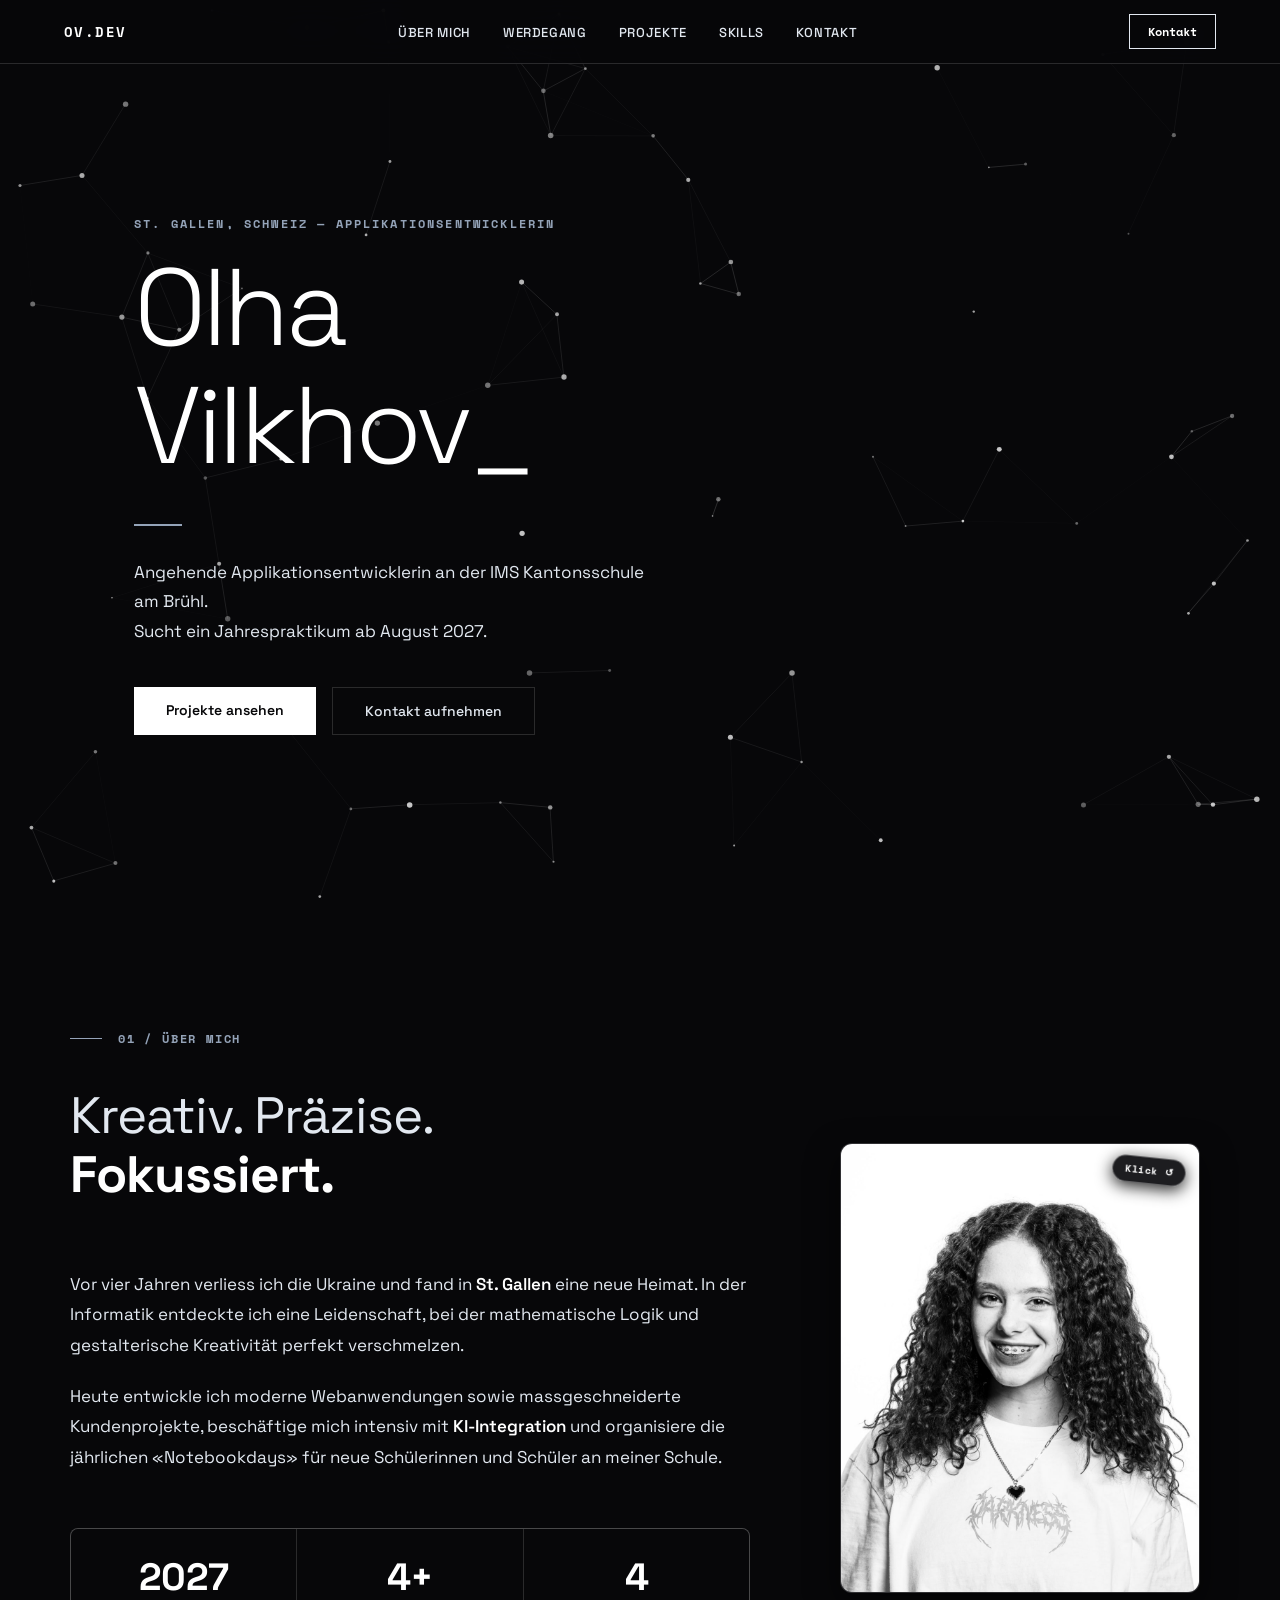
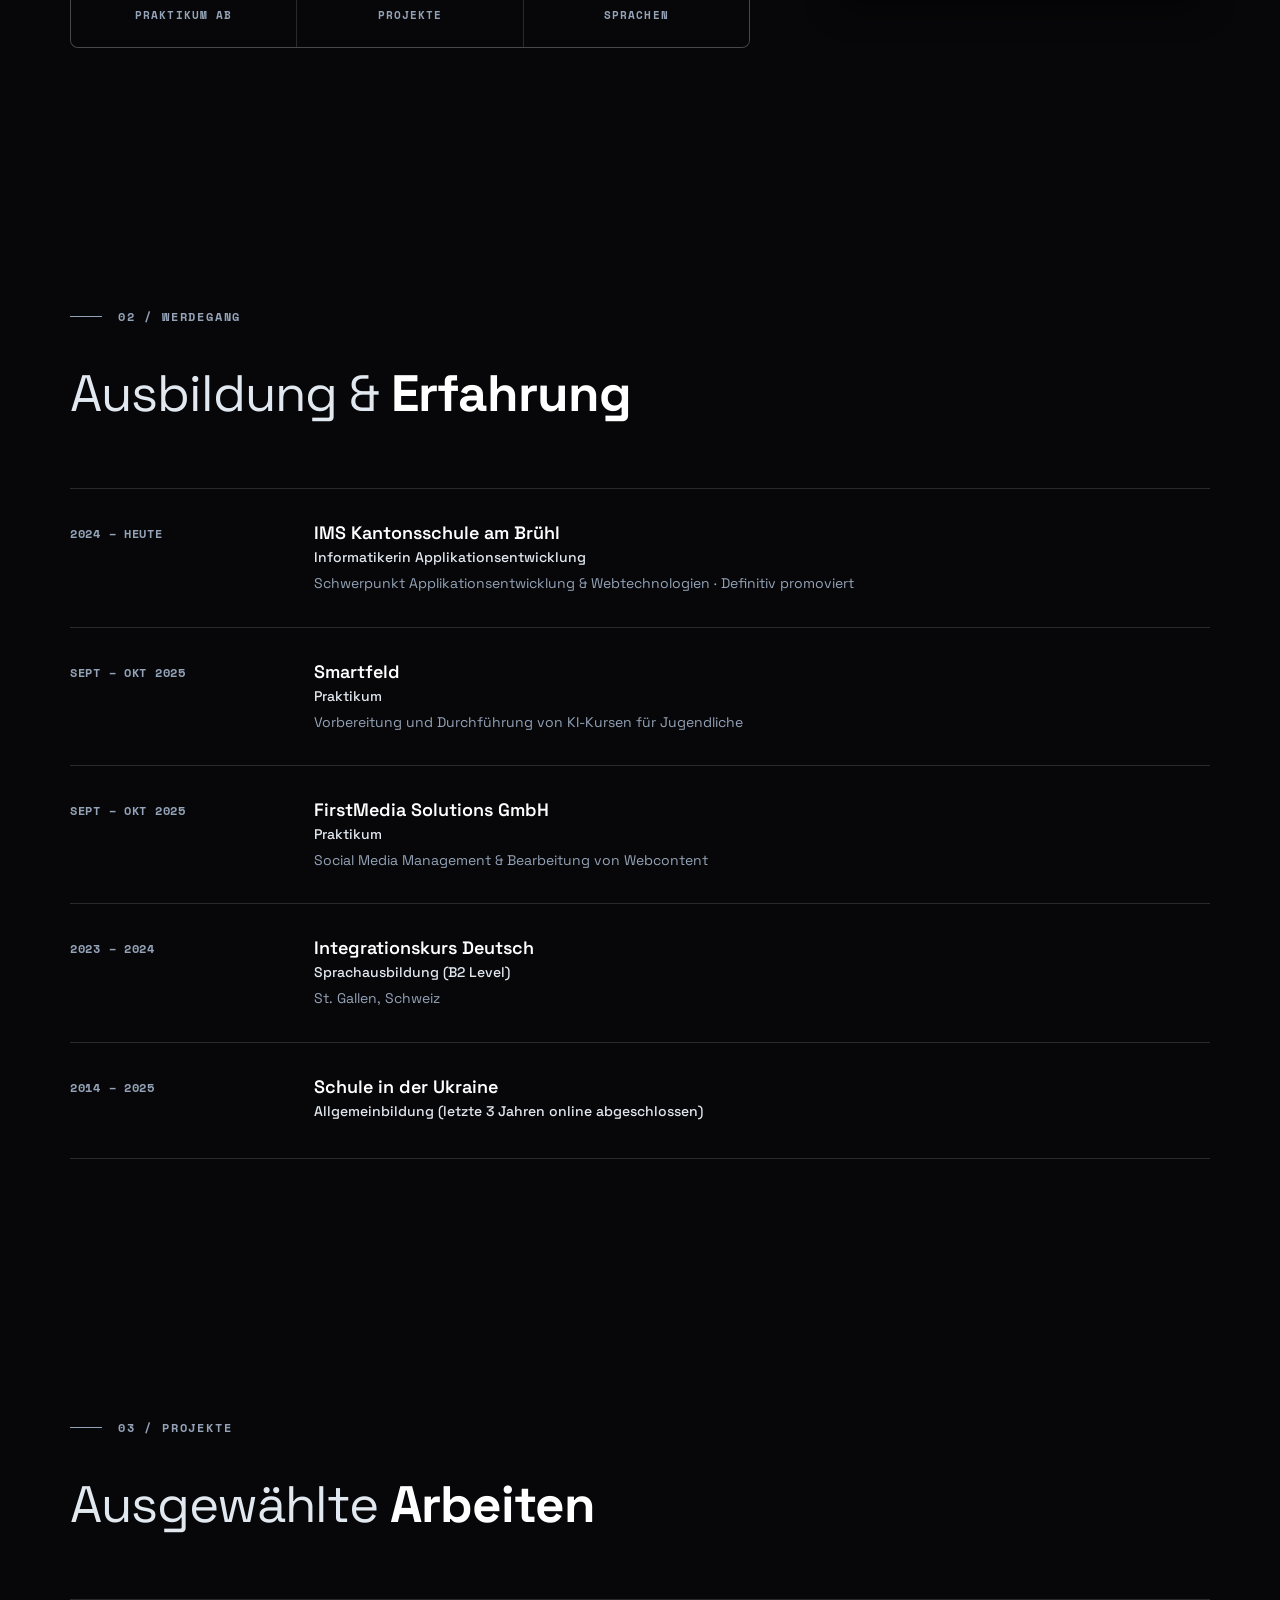
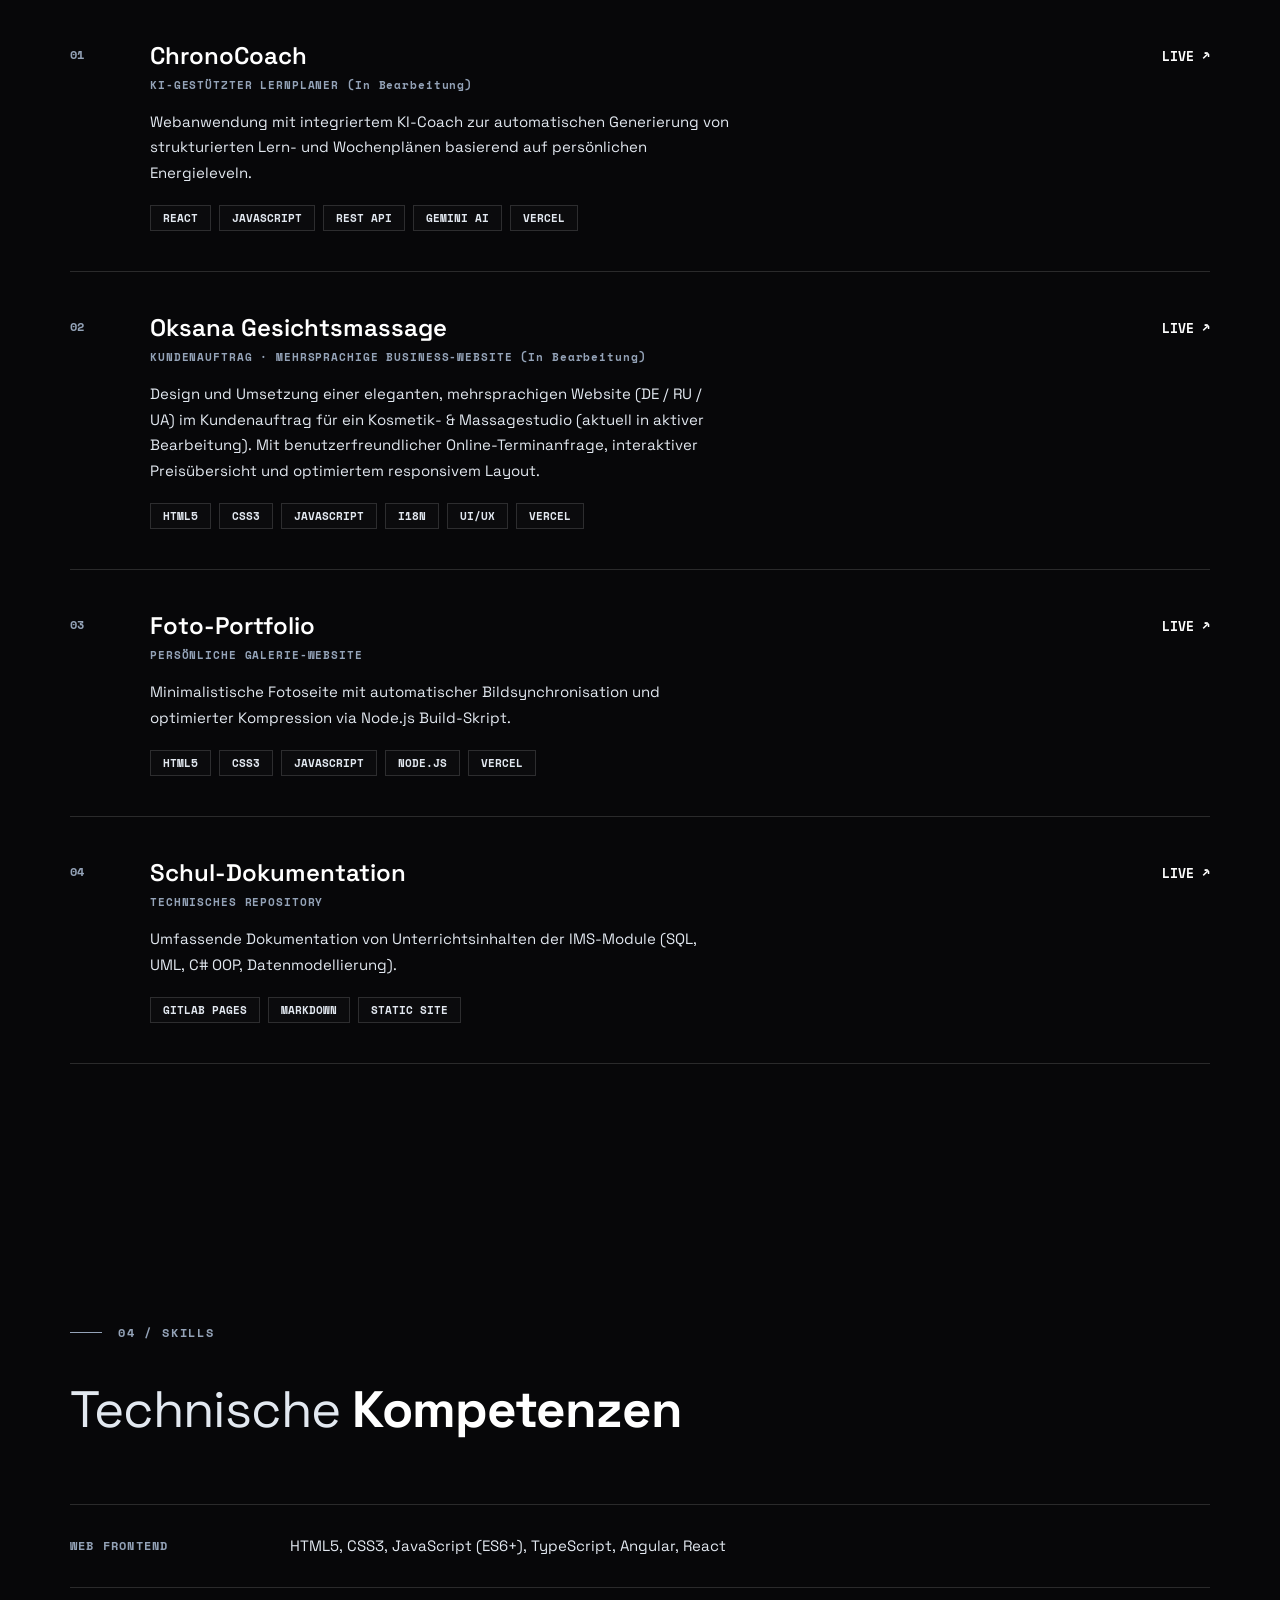
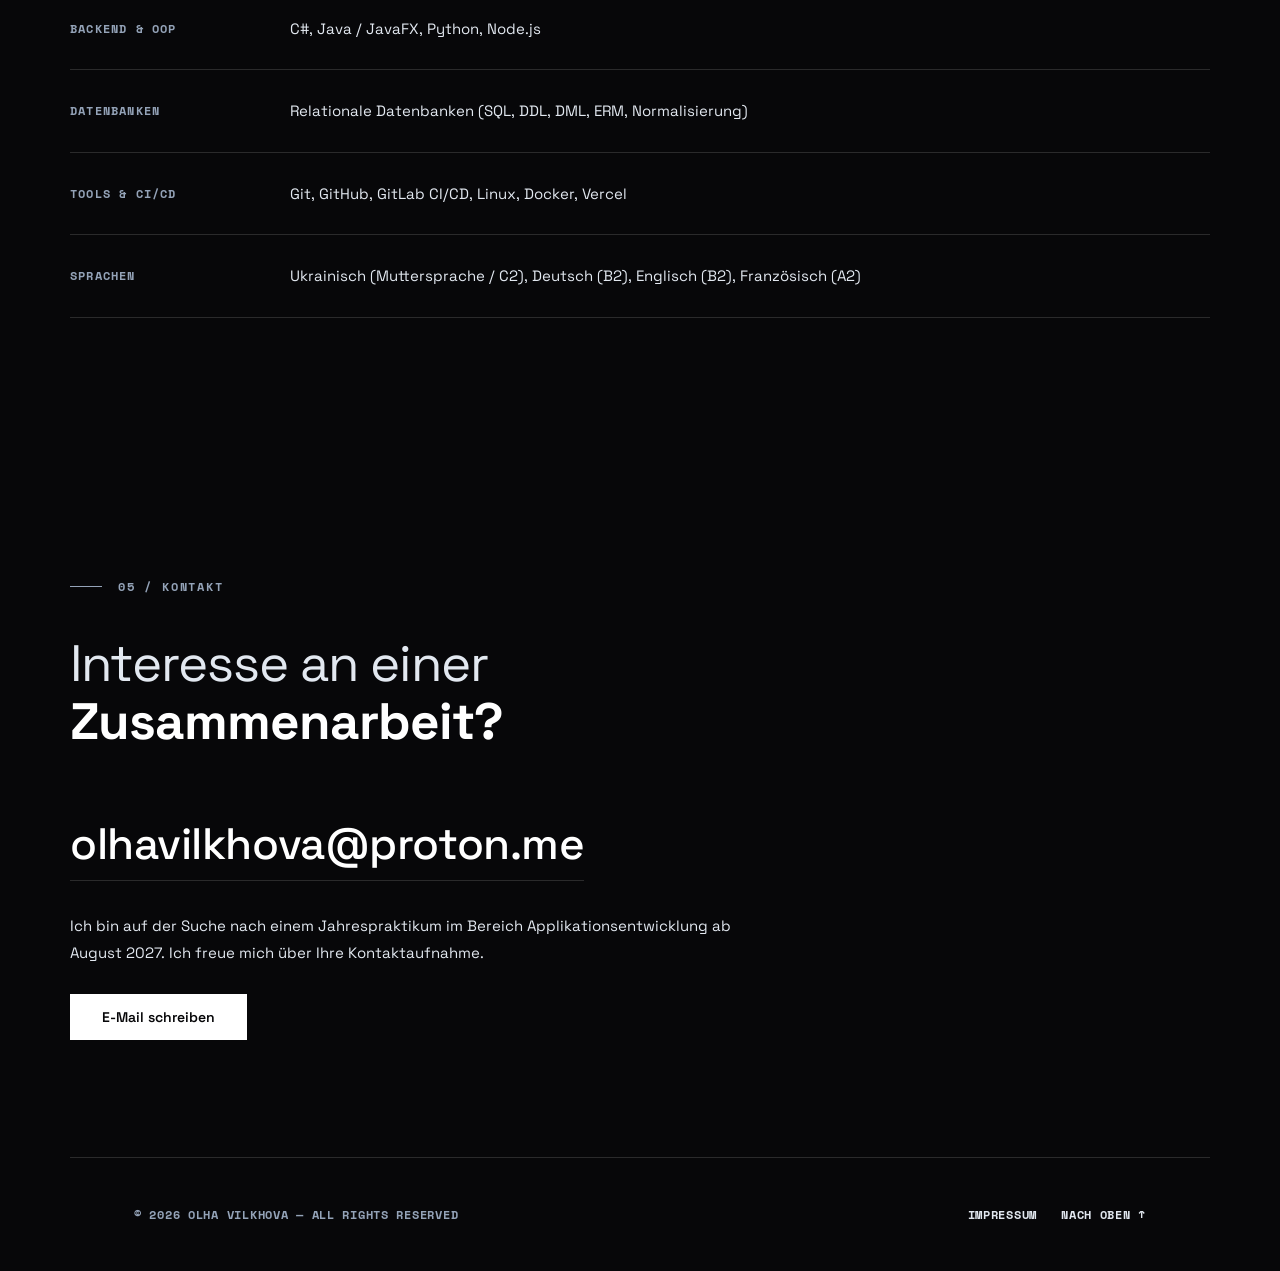
<file: index.html>
<!DOCTYPE html>
<html lang="de">

<head>
  <meta charset="UTF-8">
  <meta name="viewport" content="width=device-width, initial-scale=1.0">
  <link rel="icon" type="image/svg+xml" href="assets/favicon.svg">
  <link rel="shortcut icon" href="assets/favicon.svg">
  <link rel="preconnect" href="https://fonts.googleapis.com">
  <link rel="preconnect" href="https://fonts.gstatic.com" crossorigin>
  <link
    href="https://fonts.googleapis.com/css2?family=Space+Grotesk:wght@300;400;500;600;700&family=Space+Mono:wght@400;700&display=swap"
    rel="stylesheet">
  <link rel="stylesheet" href="style.css">
</head>

<body>
  <canvas id="bg-canvas"></canvas>

  <!-- NAVIGATION -->
  <nav>
    <a href="#" class="nav-logo">OV.DEV</a>
    <ul class="nav-links">
      <li><a href="#ueber">Über mich</a></li>
      <li><a href="#werdegang">Werdegang</a></li>
      <li><a href="#projekte">Projekte</a></li>
      <li><a href="#kenntnisse">Skills</a></li>
      <li><a href="#kontakt">Kontakt</a></li>
    </ul>
    <a href="mailto:olhavilkhova@proton.me" class="nav-cta">Kontakt</a>
    <button class="hamburger" id="hamburger" aria-label="Menü">
      <span></span><span></span><span></span>
    </button>
  </nav>

  <!-- MOBILE OVERLAY MENU -->
  <div class="mobile-menu" id="mobile-menu">
    <a href="#ueber">Über mich</a>
    <a href="#werdegang">Werdegang</a>
    <a href="#projekte">Projekte</a>
    <a href="#kenntnisse">Skills</a>
    <a href="#kontakt">Kontakt</a>
  </div>

  <!-- HERO -->
  <header class="hero">
    <div class="hero-eyebrow reveal">St. Gallen, Schweiz — Applikationsentwicklerin</div>
    <h1 class="hero-name reveal">
      <span class="scramble-olha">Olha</span><br>
      <strong class="scramble-vilkhova">Vilkhova</strong>
    </h1>
    <div class="hero-divider reveal"></div>
    <p class="hero-role reveal">
      Angehende Applikationsentwicklerin an der IMS Kantonsschule am Brühl.<br>
      Sucht ein Jahrespraktikum ab August 2027.
    </p>
    <div class="hero-btns reveal">
      <a href="#projekte" class="btn-fill">Projekte ansehen</a>
      <a href="#kontakt" class="btn-ghost">Kontakt aufnehmen</a>
    </div>
  </header>

  <!-- ABOUT -->
  <section id="ueber">
    <div class="container section-pad">
      <div class="label reveal">01 / Über mich</div>
      <div class="about-grid">
        <div class="reveal">
          <h2 class="section-heading">Kreativ. Präzise.<br><em>Fokussiert.</em></h2>
          <div class="about-text">
            <p>Vor vier Jahren verliess ich die Ukraine und fand in <strong>St. Gallen</strong> eine neue Heimat. In der
              Informatik entdeckte ich eine Leidenschaft, bei der mathematische Logik und gestalterische Kreativität
              perfekt verschmelzen.</p>
            <p>Heute entwickle ich moderne Webanwendungen sowie massgeschneiderte Kundenprojekte, beschäftige mich intensiv mit <strong>KI-Integration</strong>
              und organisiere die jährlichen «Notebookdays» für neue Schülerinnen und Schüler an meiner Schule.</p>
          </div>
          <div class="stats reveal">
            <div class="stat">
              <div class="stat-num">2027</div>
              <div class="stat-lbl">Praktikum ab</div>
            </div>
            <div class="stat">
              <div class="stat-num">4+</div>
              <div class="stat-lbl">Projekte</div>
            </div>
            <div class="stat">
              <div class="stat-num">4</div>
              <div class="stat-lbl">Sprachen</div>
            </div>
          </div>
        </div>
        <div class="about-img-wrap reveal">
          <div class="flip-card" id="flipCard">
            <div class="flip-card-inner" id="flipInner">
              <div class="flip-card-face flip-card-front">
                <img id="imgFront" src="assets/photo_2026-08-20_11-53-44.jpg" alt="Olha Vilkhova">
              </div>
              <div class="flip-card-face flip-card-back">
                <img id="imgBack" src="assets/olha-2.jpg" alt="Olha Vilkhova">
              </div>
            </div>
          </div>
          <div class="flip-hint">
            <span>Klick ↺</span>
          </div>
        </div>
      </div>
    </div>
  </section>

  <!-- TIMELINE -->
  <section id="werdegang">
    <div class="container section-pad">
      <div class="label reveal">02 / Werdegang</div>
      <h2 class="section-heading reveal">Ausbildung & <em>Erfahrung</em></h2>
      <div class="tl">
        <div class="tl-row reveal">
          <div class="tl-date">2024 – HEUTE</div>
          <div>
            <div class="tl-name">IMS Kantonsschule am Brühl</div>
            <div class="tl-role">Informatikerin Applikationsentwicklung</div>
            <div class="tl-desc">Schwerpunkt Applikationsentwicklung & Webtechnologien · Definitiv promoviert</div>
          </div>
        </div>
        <div class="tl-row reveal">
          <div class="tl-date">SEPT – OKT 2025</div>
          <div>
            <div class="tl-name">Smartfeld</div>
            <div class="tl-role">Praktikum</div>
            <div class="tl-desc">Vorbereitung und Durchführung von KI-Kursen für Jugendliche</div>
          </div>
        </div>
        <div class="tl-row reveal">
          <div class="tl-date">SEPT – OKT 2025</div>
          <div>
            <div class="tl-name">FirstMedia Solutions GmbH</div>
            <div class="tl-role">Praktikum</div>
            <div class="tl-desc">Social Media Management & Bearbeitung von Webcontent</div>
          </div>
        </div>
        <div class="tl-row reveal">
          <div class="tl-date">2023 – 2024</div>
          <div>
            <div class="tl-name">Integrationskurs Deutsch</div>
            <div class="tl-role">Sprachausbildung (B2 Level)</div>
            <div class="tl-desc">St. Gallen, Schweiz</div>
          </div>
        </div>
        <div class="tl-row reveal">
          <div class="tl-date">2014 – 2025</div>
          <div>
            <div class="tl-name">Schule in der Ukraine</div>
            <div class="tl-role">Allgemeinbildung (letzte 3 Jahren online abgeschlossen)</div>
          </div>
        </div>
      </div>
    </div>
  </section>

  <!-- PROJECTS -->
  <section id="projekte">
    <div class="container section-pad">
      <div class="label reveal">03 / Projekte</div>
      <h2 class="section-heading reveal">Ausgewählte <em>Arbeiten</em></h2>
      <div class="proj-list">
        <div class="proj-row reveal">
          <div class="proj-num">01</div>
          <div>
            <div class="proj-name">ChronoCoach</div>
            <div class="proj-sub">KI-GESTÜTZTER LERNPLANER (In Bearbeitung)</div>
            <div class="proj-desc">Webanwendung mit integriertem KI-Coach zur automatischen Generierung von
              strukturierten Lern- und Wochenplänen basierend auf persönlichen Energieleveln.</div>
            <div class="proj-tags">
              <span class="tag">REACT</span><span class="tag">JAVASCRIPT</span><span class="tag">REST API</span><span
                class="tag">GEMINI AI</span><span class="tag">VERCEL</span>
            </div>
          </div>
          <a href="https://chronocoach-nine.vercel.app/" target="_blank" rel="noopener" class="proj-link">LIVE ↗</a>
        </div>
        <div class="proj-row reveal">
          <div class="proj-num">02</div>
          <div>
            <div class="proj-name">Oksana Gesichtsmassage</div>
            <div class="proj-sub">KUNDENAUFTRAG · MEHRSPRACHIGE BUSINESS-WEBSITE (In Bearbeitung)</div>
            <div class="proj-desc">Design und Umsetzung einer eleganten, mehrsprachigen Website (DE / RU / UA) im Kundenauftrag für ein Kosmetik- & Massagestudio (aktuell in aktiver Bearbeitung). Mit benutzerfreundlicher Online-Terminanfrage, interaktiver Preisübersicht und optimiertem responsivem Layout.</div>
            <div class="proj-tags">
              <span class="tag">HTML5</span><span class="tag">CSS3</span><span class="tag">JAVASCRIPT</span><span
                class="tag">I18N</span><span class="tag">UI/UX</span><span class="tag">VERCEL</span>
            </div>
          </div>
          <a href="https://oksanamatviichuk.vercel.app/" target="_blank" rel="noopener" class="proj-link">LIVE ↗</a>
        </div>
        <div class="proj-row reveal">
          <div class="proj-num">03</div>
          <div>
            <div class="proj-name">Foto-Portfolio</div>
            <div class="proj-sub">PERSÖNLICHE GALERIE-WEBSITE</div>
            <div class="proj-desc">Minimalistische Fotoseite mit automatischer Bildsynchronisation und optimierter
              Kompression via Node.js Build-Skript.</div>
            <div class="proj-tags">
              <span class="tag">HTML5</span><span class="tag">CSS3</span><span class="tag">JAVASCRIPT</span><span
                class="tag">NODE.JS</span><span class="tag">VERCEL</span>
            </div>
          </div>
          <a href="https://my-photo-portfolio-olkus.vercel.app/" target="_blank" rel="noopener" class="proj-link">LIVE ↗</a>
        </div>
        <div class="proj-row reveal">
          <div class="proj-num">04</div>
          <div>
            <div class="proj-name">Schul-Dokumentation</div>
            <div class="proj-sub">TECHNISCHES REPOSITORY</div>
            <div class="proj-desc">Umfassende Dokumentation von Unterrichtsinhalten der IMS-Module (SQL, UML, C# OOP,
              Datenmodellierung).</div>
            <div class="proj-tags">
              <span class="tag">GITLAB PAGES</span><span class="tag">MARKDOWN</span><span class="tag">STATIC SITE</span>
            </div>
          </div>
          <a href="https://1fi_project.gitlab.io/162/" target="_blank" rel="noopener" class="proj-link">LIVE ↗</a>
        </div>
      </div>
    </div>
  </section>

  <!-- SKILLS -->
  <section id="kenntnisse">
    <div class="container section-pad">
      <div class="label reveal">04 / Skills</div>
      <h2 class="section-heading reveal">Technische <em>Kompetenzen</em></h2>
      <div class="skills-table">
        <div class="skill-row reveal">
          <div class="skill-cat">Web Frontend</div>
          <div class="skill-vals">HTML5, CSS3, JavaScript (ES6+), TypeScript, Angular, React</div>
        </div>
        <div class="skill-row reveal">
          <div class="skill-cat">Backend & OOP</div>
          <div class="skill-vals">C#, Java / JavaFX, Python, Node.js</div>
        </div>
        <div class="skill-row reveal">
          <div class="skill-cat">Datenbanken</div>
          <div class="skill-vals">Relationale Datenbanken (SQL, DDL, DML, ERM, Normalisierung)</div>
        </div>
        <div class="skill-row reveal">
          <div class="skill-cat">Tools & CI/CD</div>
          <div class="skill-vals">Git, GitHub, GitLab CI/CD, Linux, Docker, Vercel</div>
        </div>
        <div class="skill-row reveal">
          <div class="skill-cat">Sprachen</div>
          <div class="skill-vals">Ukrainisch (Muttersprache / C2), Deutsch (B2), Englisch (B2), Französisch (A2)</div>
        </div>
      </div>
    </div>
  </section>

  <!-- CONTACT -->
  <section id="kontakt">
    <div class="container section-pad">
      <div class="label reveal">05 / Kontakt</div>
      <div class="contact-block">
        <h2 class="section-heading reveal">Interesse an einer <em>Zusammenarbeit?</em></h2>
        <a href="mailto:olhavilkhova@proton.me" class="contact-email reveal">olhavilkhova@proton.me</a>
        <p class="contact-note reveal">
          Ich bin auf der Suche nach einem Jahrespraktikum im Bereich Applikationsentwicklung ab August 2027. Ich freue
          mich über Ihre Kontaktaufnahme.
        </p>
        <div class="reveal">
          <a href="mailto:olhavilkhova@proton.me" class="btn-fill">E-Mail schreiben</a>
        </div>
      </div>
    </div>
  </section>

  <footer>
    <span class="footer-text">© 2026 OLHA VILKHOVA — ALL RIGHTS RESERVED</span>
    <div style="display: flex; gap: 24px; align-items: center;">
      <a href="impressum.html" class="footer-link">IMPRESSUM</a>
      <a href="#" class="footer-link">NACH OBEN ↑</a>
    </div>
  </footer>

  <script src="script.js"></script>
</body>

</html>
</file>
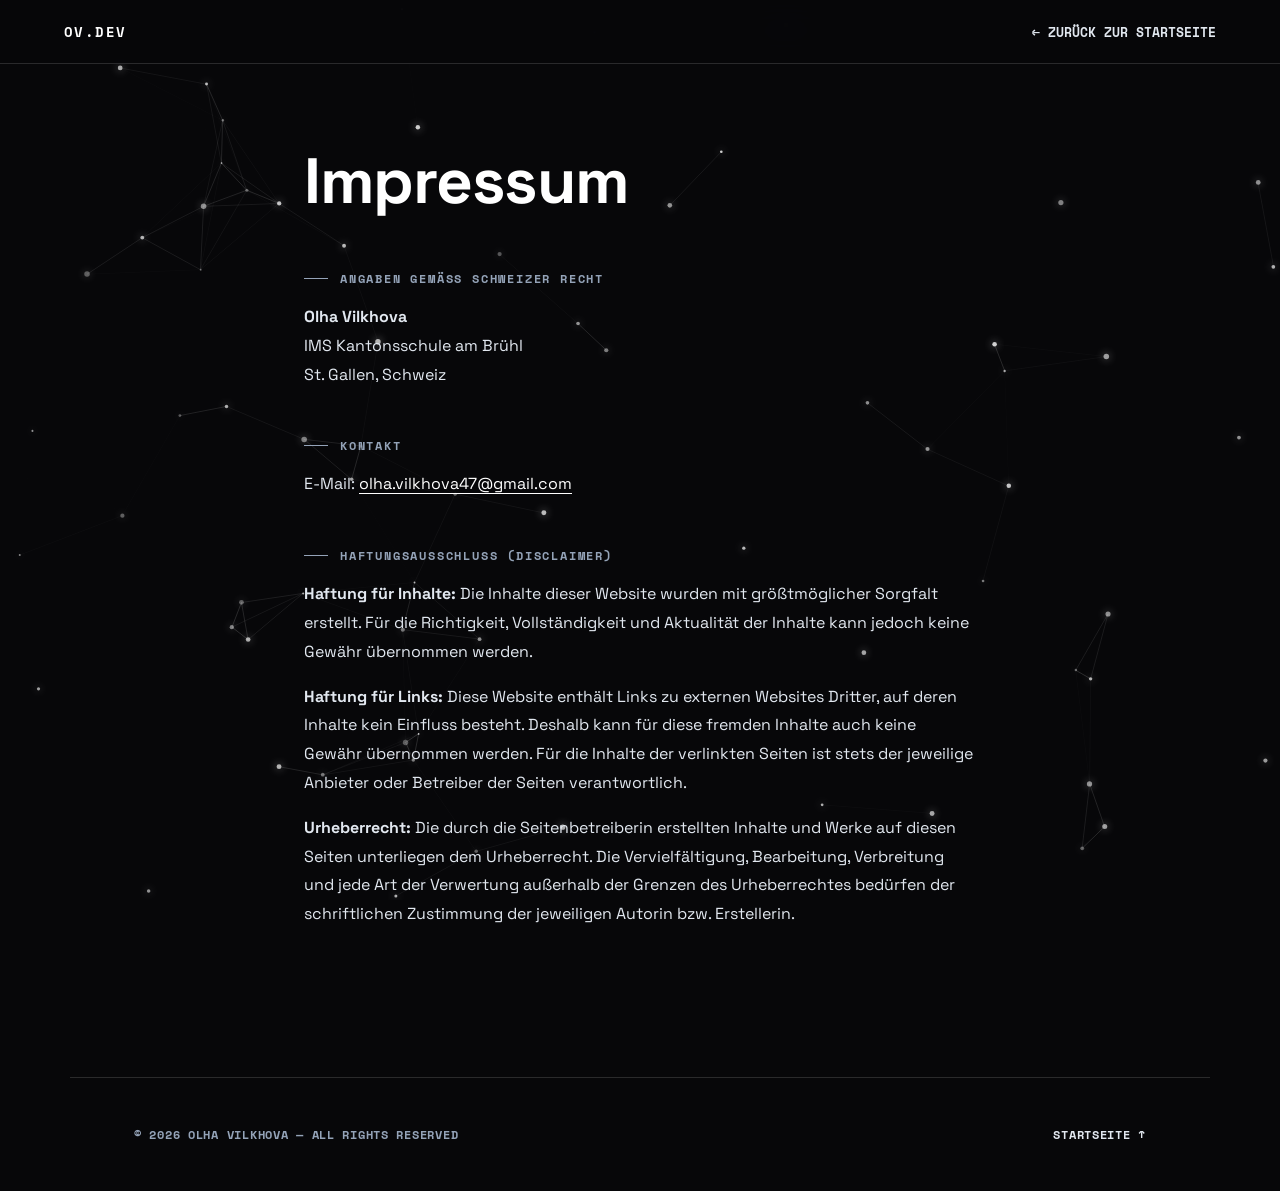
<file: impressum.html>
<!DOCTYPE html>
<html lang="de">
<head>
  <meta charset="UTF-8">
  <meta name="viewport" content="width=device-width, initial-scale=1.0">
  <title>Impressum — Olha Vilkhova</title>
  <meta name="description" content="Impressum und rechtliche Hinweise von Olha Vilkhova.">
  <link rel="icon" type="image/svg+xml" href="assets/favicon.svg">
  <link rel="shortcut icon" href="assets/favicon.svg">
  <link rel="preconnect" href="https://fonts.googleapis.com">
  <link rel="preconnect" href="https://fonts.gstatic.com" crossorigin>
  <link href="https://fonts.googleapis.com/css2?family=Space+Grotesk:wght@300;400;500;600;700&family=Space+Mono:wght@400;700&display=swap" rel="stylesheet">
  <style>
    *, *::before, *::after { box-sizing: border-box; margin: 0; padding: 0; }

    :root {
      --bg: #070709;
      --surface: rgba(255,255,255,0.04);
      --border: rgba(255, 255, 255, 0.14);
      --text: #ffffff;
      --text2: #e2e8f0;
      --text3: #94a3b8;
      --mono: 'Space Mono', monospace;
      --sans: 'Space Grotesk', system-ui, -apple-system, sans-serif;
    }

    html {
      scroll-behavior: smooth;
      font-family: var(--sans);
      background: var(--bg);
      color: var(--text);
      -webkit-font-smoothing: antialiased;
    }

    #bg-canvas {
      position: fixed;
      top: 0; left: 0;
      width: 100%; height: 100%;
      pointer-events: none;
      z-index: 0;
      opacity: 1;
    }

    header, main, footer, nav { position: relative; z-index: 1; }

    nav {
      position: fixed; top: 0; left: 0; right: 0; z-index: 100;
      height: 64px;
      display: flex; justify-content: space-between; align-items: center;
      padding: 0 64px;
      background: rgba(7, 7, 9, 0.9);
      backdrop-filter: blur(16px);
      -webkit-backdrop-filter: blur(16px);
      border-bottom: 1px solid var(--border);
    }
    .nav-logo {
      font-family: var(--mono); font-size: 14px; font-weight: 700;
      color: var(--text); text-decoration: none; letter-spacing: 0.1em;
    }
    .nav-back {
      font-family: var(--mono); font-size: 13px; font-weight: 700;
      color: var(--text2); text-decoration: none; transition: color 0.2s;
    }
    .nav-back:hover { color: var(--text); }

    .container { max-width: 800px; margin: 0 auto; padding: 140px 64px 100px; }

    .page-title {
      font-size: clamp(40px, 6vw, 64px); font-weight: 700;
      letter-spacing: -0.02em; margin-bottom: 48px; color: var(--text);
    }

    .imprint-section { margin-bottom: 48px; }
    .imprint-label {
      font-family: var(--mono); font-size: 12px; font-weight: 700;
      color: var(--text3); letter-spacing: 0.15em; text-transform: uppercase;
      margin-bottom: 16px; display: flex; align-items: center; gap: 12px;
    }
    .imprint-label::before { content: ''; width: 24px; height: 1px; background: var(--text3); }

    .imprint-content {
      font-size: 16px; font-weight: 400; color: var(--text2); line-height: 1.8;
    }
    .imprint-content p + p { margin-top: 16px; }
    .imprint-content a { color: var(--text); text-decoration: underline; text-underline-offset: 4px; }
    .imprint-content a:hover { opacity: 0.8; }

    footer {
      border-top: 1px solid var(--border); padding: 48px 64px;
      display: flex; justify-content: space-between; align-items: center;
      max-width: 1140px; margin: 0 auto;
    }
    .footer-text { font-family: var(--mono); font-size: 12px; font-weight: 700; color: var(--text3); letter-spacing: 0.06em; }
    .footer-link { font-family: var(--mono); font-size: 12px; font-weight: 700; color: var(--text2); text-decoration: none; letter-spacing: 0.06em; transition: color 0.2s; }
    .footer-link:hover { color: var(--text); }

    @media (max-width: 900px) {
      nav { padding: 0 36px; }
      .container { padding: 120px 36px 80px; }
      footer { padding: 40px 36px; flex-direction: column; gap: 16px; text-align: center; }
    }
    @media (max-width: 550px) {
      nav { padding: 0 32px; }
      .container { padding: 110px 32px 60px; }
      footer { padding: 36px 32px; }
    }
  </style>
</head>
<body>
  <canvas id="bg-canvas"></canvas>

  <nav>
    <a href="index.html" class="nav-logo">OV.DEV</a>
    <a href="index.html" class="nav-back">← ZURÜCK ZUR STARTSEITE</a>
  </nav>

  <main class="container">
    <h1 class="page-title">Impressum</h1>

    <div class="imprint-section">
      <div class="imprint-label">Angaben gemäß Schweizer Recht</div>
      <div class="imprint-content">
        <p><strong>Olha Vilkhova</strong><br>
        IMS Kantonsschule am Brühl<br>
        St. Gallen, Schweiz</p>
      </div>
    </div>

    <div class="imprint-section">
      <div class="imprint-label">Kontakt</div>
      <div class="imprint-content">
        <p>E-Mail: <a href="mailto:olha.vilkhova47@gmail.com">olha.vilkhova47@gmail.com</a></p>
      </div>
    </div>

    <div class="imprint-section">
      <div class="imprint-label">Haftungsausschluss (Disclaimer)</div>
      <div class="imprint-content">
        <p><strong>Haftung für Inhalte:</strong> Die Inhalte dieser Website wurden mit größtmöglicher Sorgfalt erstellt. Für die Richtigkeit, Vollständigkeit und Aktualität der Inhalte kann jedoch keine Gewähr übernommen werden.</p>
        <p><strong>Haftung für Links:</strong> Diese Website enthält Links zu externen Websites Dritter, auf deren Inhalte kein Einfluss besteht. Deshalb kann für diese fremden Inhalte auch keine Gewähr übernommen werden. Für die Inhalte der verlinkten Seiten ist stets der jeweilige Anbieter oder Betreiber der Seiten verantwortlich.</p>
        <p><strong>Urheberrecht:</strong> Die durch die Seitenbetreiberin erstellten Inhalte und Werke auf diesen Seiten unterliegen dem Urheberrecht. Die Vervielfältigung, Bearbeitung, Verbreitung und jede Art der Verwertung außerhalb der Grenzen des Urheberrechtes bedürfen der schriftlichen Zustimmung der jeweiligen Autorin bzw. Erstellerin.</p>
      </div>
    </div>
  </main>

  <footer>
    <span class="footer-text">© 2026 OLHA VILKHOVA — ALL RIGHTS RESERVED</span>
    <a href="index.html" class="footer-link">STARTSEITE ↑</a>
  </footer>

  <script>
    const canvas = document.getElementById('bg-canvas');
    const ctx = canvas.getContext('2d');
    let width, height, particles = [];

    function resize() {
      width = canvas.width = window.innerWidth;
      height = canvas.height = window.innerHeight;
    }
    window.addEventListener('resize', resize);
    resize();

    class Particle {
      constructor() { this.reset(); }
      reset() {
        this.x = Math.random() * width;
        this.y = Math.random() * height;
        this.vx = (Math.random() - 0.5) * 0.45;
        this.vy = (Math.random() - 0.5) * 0.45;
        this.radius = Math.random() * 2 + 0.8;
        this.alpha = Math.random() * 0.5 + 0.3;
      }
      update() {
        this.x += this.vx; this.y += this.vy;
        if (this.x < 0) this.x = width; if (this.x > width) this.x = 0;
        if (this.y < 0) this.y = height; if (this.y > height) this.y = 0;
      }
      draw() {
        ctx.beginPath();
        ctx.arc(this.x, this.y, this.radius, 0, Math.PI * 2);
        ctx.fillStyle = `rgba(255, 255, 255, ${this.alpha})`;
        ctx.shadowBlur = 8; ctx.shadowColor = "rgba(255, 255, 255, 0.8)";
        ctx.fill(); ctx.shadowBlur = 0;
      }
    }

    for (let i = 0; i < 70; i++) particles.push(new Particle());

    function animate() {
      ctx.clearRect(0, 0, width, height);
      for (let i = 0; i < particles.length; i++) {
        for (let j = i + 1; j < particles.length; j++) {
          const dx = particles[i].x - particles[j].x;
          const dy = particles[i].y - particles[j].y;
          const dist = Math.sqrt(dx * dx + dy * dy);
          if (dist < 130) {
            ctx.beginPath();
            ctx.moveTo(particles[i].x, particles[i].y);
            ctx.lineTo(particles[j].x, particles[j].y);
            ctx.strokeStyle = `rgba(255, 255, 255, ${0.25 * (1 - dist / 130)})`;
            ctx.lineWidth = 0.7; ctx.stroke();
          }
        }
      }
      particles.forEach(p => { p.update(); p.draw(); });
      requestAnimationFrame(animate);
    }
    animate();
  </script>
</body>
</html>
</file>
<file: style.css>
*,
*::before,
*::after {
  box-sizing: border-box;
  margin: 0;
  padding: 0;
}

:root {
  --bg: #070709;
  --bg2: #0e0e12;
  --surface: rgba(255, 255, 255, 0.04);
  --border: rgba(255, 255, 255, 0.14);
  --text: #ffffff;
  --text2: #e2e8f0;
  --text3: #94a3b8;
  --mono: 'Space Mono', monospace;
  --sans: 'Space Grotesk', system-ui, -apple-system, sans-serif;
}

html {
  scroll-behavior: smooth;
  font-family: var(--sans);
  background: var(--bg);
  color: var(--text);
  -webkit-font-smoothing: antialiased;
  overflow-x: hidden;
}

/* Canvas Background */
#bg-canvas {
  position: fixed;
  top: 0;
  left: 0;
  width: 100%;
  height: 100%;
  pointer-events: none;
  z-index: 0;
  opacity: 1;
}

header,
section,
footer,
nav {
  position: relative;
  z-index: 1;
}

::-webkit-scrollbar {
  width: 4px;
}

::-webkit-scrollbar-track {
  background: var(--bg);
}

::-webkit-scrollbar-thumb {
  background: var(--text3);
}

/* Navigation */
nav {
  position: fixed;
  top: 0;
  left: 0;
  right: 0;
  z-index: 100;
  height: 64px;
  display: flex;
  justify-content: space-between;
  align-items: center;
  padding: 0 64px;
  background: rgba(7, 7, 9, 0.9);
  backdrop-filter: blur(16px);
  -webkit-backdrop-filter: blur(16px);
  border-bottom: 1px solid var(--border);
}

.nav-logo {
  font-family: var(--mono);
  font-size: 14px;
  font-weight: 700;
  color: var(--text);
  text-decoration: none;
  letter-spacing: 0.1em;
}

.nav-links {
  display: flex;
  gap: 32px;
  list-style: none;
}

.nav-links a {
  font-family: var(--sans);
  font-size: 13px;
  font-weight: 500;
  color: var(--text2);
  text-decoration: none;
  letter-spacing: 0.05em;
  text-transform: uppercase;
  transition: color 0.2s;
}

.nav-links a:hover {
  color: var(--text);
}

.nav-cta {
  font-size: 12px;
  font-family: var(--mono);
  font-weight: 700;
  padding: 8px 18px;
  border: 1px solid var(--text2);
  color: var(--text);
  text-decoration: none;
  transition: all 0.2s;
}

.nav-cta:hover {
  background: var(--text);
  color: var(--bg);
}

.hamburger {
  display: none;
  flex-direction: column;
  justify-content: center;
  gap: 5px;
  width: 32px;
  height: 32px;
  cursor: pointer;
  background: none;
  border: none;
  z-index: 1001;
}

.hamburger span {
  display: block;
  width: 22px;
  height: 2px;
  background: var(--text);
  transition: transform 0.3s, opacity 0.3s;
}

/* Mobile Overlay Menu */
.mobile-menu {
  display: none;
  position: fixed;
  top: 64px;
  left: 0;
  right: 0;
  bottom: 0;
  background: #070709;
  flex-direction: column;
  justify-content: center;
  align-items: center;
  gap: 28px;
  z-index: 999;
  padding: 40px;
}

.mobile-menu a {
  font-family: var(--sans);
  font-size: 22px;
  font-weight: 600;
  color: var(--text2);
  text-decoration: none;
  text-transform: uppercase;
  letter-spacing: 0.08em;
  transition: color 0.2s;
}

.mobile-menu a:hover {
  color: var(--text);
}

body.menu-open .mobile-menu {
  display: flex;
}

body.menu-open .hamburger span:nth-child(1) {
  transform: translateY(7px) rotate(45deg);
}

body.menu-open .hamburger span:nth-child(2) {
  opacity: 0;
}

body.menu-open .hamburger span:nth-child(3) {
  transform: translateY(-7px) rotate(-45deg);
}

/* Hero Section */
.hero {
  min-height: 100vh;
  display: flex;
  flex-direction: column;
  justify-content: center;
  padding: 140px 64px 90px;
  max-width: 1140px;
  margin: 0 auto;
}

.hero-eyebrow {
  font-family: var(--mono);
  font-size: 12px;
  font-weight: 700;
  color: var(--text3);
  letter-spacing: 0.18em;
  text-transform: uppercase;
  margin-bottom: 24px;
}

.hero-name {
  font-size: clamp(52px, 8.5vw, 120px);
  font-weight: 300;
  line-height: 0.95;
  letter-spacing: -0.04em;
  color: var(--text);
}

.hero-name strong {
  font-weight: 300;
}

.scramble-olha,
.scramble-vilkhova {
  display: inline-block;
  contain: layout style;
  will-change: contents;
}

.hero-divider {
  width: 48px;
  height: 2px;
  background: var(--text3);
  margin: 32px 0;
}

.hero-role {
  font-size: 17px;
  font-weight: 400;
  color: var(--text2);
  max-width: 520px;
  line-height: 1.75;
}

.hero-btns {
  display: flex;
  gap: 16px;
  margin-top: 40px;
  flex-wrap: wrap;
}

.btn-fill {
  padding: 14px 32px;
  background: var(--text);
  color: var(--bg);
  font-size: 14px;
  font-weight: 600;
  text-decoration: none;
  transition: opacity 0.2s;
}

.btn-fill:hover {
  opacity: 0.85;
}

.btn-ghost {
  padding: 14px 32px;
  border: 1px solid var(--border);
  color: var(--text2);
  font-size: 14px;
  font-weight: 500;
  text-decoration: none;
  transition: all 0.2s;
}

.btn-ghost:hover {
  border-color: var(--text);
  color: var(--text);
}

/* Common Sections */
section {
  position: relative;
}

.container {
  max-width: 1140px;
  margin: 0 auto;
  padding: 0 64px;
}

.section-pad {
  padding: 130px 0;
}

.label {
  font-family: var(--mono);
  font-size: 12px;
  font-weight: 700;
  color: var(--text3);
  letter-spacing: 0.15em;
  text-transform: uppercase;
  margin-bottom: 40px;
  display: flex;
  align-items: center;
  gap: 16px;
}

.label::before {
  content: '';
  width: 32px;
  height: 1px;
  background: var(--text3);
}

.section-heading {
  font-size: clamp(32px, 4vw, 54px);
  font-weight: 400;
  letter-spacing: -0.02em;
  line-height: 1.15;
  margin-bottom: 64px;
  color: var(--text2);
}

.section-heading em {
  font-style: normal;
  font-weight: 700;
  color: var(--text);
}

/* About Section */
.about-grid {
  display: grid;
  grid-template-columns: 1fr 380px;
  gap: 80px;
  align-items: center;
}

.about-text {
  font-size: 17px;
  font-weight: 400;
  color: var(--text2);
  line-height: 1.8;
}

.about-text p+p {
  margin-top: 20px;
}

.about-text strong {
  color: var(--text);
  font-weight: 600;
}

.about-img-wrap {
  position: relative;
  width: 100%;
  max-width: 360px;
  margin: 0 auto;
  perspective: 1000px;
  cursor: pointer;
  user-select: none;
}

.flip-card {
  position: relative;
  width: 100%;
  padding-bottom: 125%;
  border-radius: 12px;
}

.flip-card-inner {
  position: absolute;
  inset: 0;
  width: 100%;
  height: 100%;
  transform-style: preserve-3d;
  transition: transform 0.7s cubic-bezier(0.4, 0, 0.2, 1);
}

.about-img-wrap.flipped .flip-card-inner {
  transform: rotateY(180deg);
}

.flip-card-face {
  position: absolute;
  inset: 0;
  width: 100%;
  height: 100%;
  backface-visibility: hidden;
  -webkit-backface-visibility: hidden;
  border-radius: 12px;
  border: 1px solid var(--border);
  overflow: hidden;
  background: var(--bg2);
  box-shadow: 0 12px 32px rgba(0, 0, 0, 0.6);
}

.flip-card-face img {
  width: 100%;
  height: 100%;
  object-fit: cover;
  display: block;
  transition: transform 0.4s;
}

.flip-card-front {
  transform: rotateY(0deg);
}

.flip-card-back {
  transform: rotateY(180deg);
}

.about-img-wrap:hover .flip-card-face img {
  transform: scale(1.03);
}

.flip-hint {
  position: absolute;
  top: 14px;
  right: 14px;
  font-family: var(--mono);
  font-size: 10px;
  font-weight: 700;
  color: #ffffff;
  background: rgba(10, 10, 14, 0.92);
  backdrop-filter: blur(12px);
  -webkit-backdrop-filter: blur(12px);
  padding: 5px 12px;
  border-radius: 14px;
  border: 1px solid rgba(255, 255, 255, 0.3);
  display: flex;
  gap: 6px;
  align-items: center;
  z-index: 10;
  white-space: nowrap;
  box-shadow: 0 4px 16px rgba(0, 0, 0, 0.85);
  pointer-events: none;
  letter-spacing: 0.06em;
  transform: rotate(6deg);
  transition: all 0.25s ease;
}

.about-img-wrap:hover .flip-hint {
  border-color: #ffffff;
  background: #070709;
  transform: rotate(6deg) scale(1.08);
}

.stats {
  display: grid;
  grid-template-columns: repeat(3, 1fr);
  gap: 1px;
  background: var(--border);
  margin-top: 56px;
  border: 1px solid var(--border);
  border-radius: 8px;
  overflow: hidden;
}

.stat {
  background: var(--bg);
  padding: 24px 16px;
  text-align: center;
}

.stat-num {
  font-size: 38px;
  font-weight: 700;
  color: var(--text);
  letter-spacing: -0.02em;
}

.stat-lbl {
  font-family: var(--mono);
  font-size: 11px;
  font-weight: 700;
  color: var(--text3);
  letter-spacing: 0.1em;
  text-transform: uppercase;
  margin-top: 6px;
}

/* Timeline Section */
.tl {
  border-top: 1px solid var(--border);
}

.tl-row {
  display: grid;
  grid-template-columns: 220px 1fr;
  gap: 24px;
  border-bottom: 1px solid var(--border);
  padding: 32px 0;
  align-items: start;
  transition: background 0.2s;
}

.tl-row:hover {
  background: var(--surface);
}

.tl-date {
  font-family: var(--mono);
  font-size: 12px;
  font-weight: 700;
  color: var(--text3);
  letter-spacing: 0.06em;
  padding-top: 4px;
}

.tl-name {
  font-size: 18px;
  font-weight: 600;
  color: var(--text);
  margin-bottom: 4px;
}

.tl-role {
  font-size: 14px;
  color: var(--text2);
  font-weight: 500;
  margin-bottom: 6px;
}

.tl-desc {
  font-size: 14px;
  color: var(--text3);
  font-weight: 400;
  line-height: 1.6;
}

/* Projects Section */
.proj-list {
  border-top: 1px solid var(--border);
}

.proj-row {
  display: grid;
  grid-template-columns: 48px 1fr auto;
  gap: 32px;
  align-items: start;
  border-bottom: 1px solid var(--border);
  padding: 40px 0;
  transition: background 0.2s;
}

.proj-row:hover {
  background: var(--surface);
}

.proj-num {
  font-family: var(--mono);
  font-size: 12px;
  font-weight: 700;
  color: var(--text3);
  padding-top: 6px;
}

.proj-name {
  font-size: 24px;
  font-weight: 600;
  color: var(--text);
  margin-bottom: 6px;
}

.proj-sub {
  font-family: var(--mono);
  font-size: 11px;
  font-weight: 700;
  color: var(--text3);
  letter-spacing: 0.08em;
  margin-bottom: 16px;
}

.proj-desc {
  font-size: 15px;
  color: var(--text2);
  line-height: 1.7;
  font-weight: 400;
  max-width: 580px;
  margin-bottom: 20px;
}

.proj-tags {
  display: flex;
  flex-wrap: wrap;
  gap: 8px;
}

.tag {
  font-family: var(--mono);
  font-size: 11px;
  font-weight: 700;
  padding: 4px 12px;
  border: 1px solid var(--border);
  color: var(--text2);
  background: rgba(255, 255, 255, 0.02);
}

.proj-link {
  font-family: var(--mono);
  font-size: 13px;
  font-weight: 700;
  color: var(--text);
  text-decoration: none;
  white-space: nowrap;
  padding-top: 6px;
  transition: opacity 0.2s;
}

.proj-link:hover {
  opacity: 0.7;
}

/* Skills Section */
.skills-table {
  border-top: 1px solid var(--border);
}

.skill-row {
  display: grid;
  grid-template-columns: 220px 1fr;
  border-bottom: 1px solid var(--border);
  padding: 28px 0;
  align-items: start;
}

.skill-cat {
  font-family: var(--mono);
  font-size: 12px;
  font-weight: 700;
  color: var(--text3);
  letter-spacing: 0.1em;
  text-transform: uppercase;
  padding-top: 4px;
}

.skill-vals {
  font-size: 15px;
  color: var(--text2);
  font-weight: 400;
  line-height: 1.7;
}

/* Contact Section */
.contact-block {
  max-width: 700px;
}

.contact-email {
  font-size: clamp(22px, 4.5vw, 44px);
  font-weight: 500;
  color: var(--text);
  text-decoration: none;
  letter-spacing: -0.01em;
  display: inline-block;
  margin-bottom: 32px;
  transition: opacity 0.2s;
  border-bottom: 1px solid var(--border);
  padding-bottom: 8px;
}

.contact-email:hover {
  opacity: 0.8;
}

.contact-note {
  font-size: 15px;
  color: var(--text2);
  font-weight: 400;
  line-height: 1.75;
  margin-bottom: 40px;
}

footer {
  border-top: 1px solid var(--border);
  padding: 48px 64px;
  display: flex;
  justify-content: space-between;
  align-items: center;
  max-width: 1140px;
  margin: 0 auto;
}

.footer-text {
  font-family: var(--mono);
  font-size: 12px;
  font-weight: 700;
  color: var(--text3);
  letter-spacing: 0.06em;
}

.footer-link {
  font-family: var(--mono);
  font-size: 12px;
  font-weight: 700;
  color: var(--text2);
  text-decoration: none;
  letter-spacing: 0.06em;
  transition: color 0.2s;
}

.footer-link:hover {
  color: var(--text);
}

.reveal {
  opacity: 0;
  transform: translateY(20px);
  transition: opacity 0.6s ease, transform 0.6s ease;
}

.reveal.visible {
  opacity: 1;
  transform: none;
}

/* Mobile Responsiveness */
@media (max-width: 900px) {
  nav {
    padding: 0 36px;
  }

  .nav-links,
  .nav-cta {
    display: none;
  }

  .hamburger {
    display: flex;
  }

  .hero {
    padding: 125px 36px 70px;
    min-height: auto;
  }

  .hero-name {
    font-size: clamp(44px, 12vw, 72px);
  }

  .hero-role {
    font-size: 15px;
  }

  .container {
    padding: 0 36px;
  }

  .section-pad {
    padding: 90px 0;
  }

  .about-grid {
    grid-template-columns: 1fr;
    gap: 40px;
  }

  .about-img-wrap {
    max-width: 290px;
    margin: 0 auto 40px;
  }

  .stats {
    grid-template-columns: repeat(3, 1fr);
    margin-top: 40px;
  }

  .stat {
    padding: 16px 8px;
  }

  .stat-num {
    font-size: 28px;
  }

  .stat-lbl {
    font-size: 9px;
  }

  .tl-row {
    grid-template-columns: 1fr;
    gap: 8px;
    padding: 24px 0;
  }

  .proj-row {
    grid-template-columns: 1fr;
    gap: 12px;
    padding: 32px 0;
  }

  .proj-link {
    align-self: auto;
    margin-top: 8px;
  }

  .skill-row {
    grid-template-columns: 1fr;
    gap: 8px;
    padding: 20px 0;
  }

  footer {
    padding: 40px 36px;
    flex-direction: column;
    gap: 16px;
    text-align: center;
  }
}

@media (max-width: 550px) {
  nav {
    padding: 0 32px;
  }

  .hero {
    padding: 120px 32px 64px;
  }

  .container {
    padding: 0 32px;
  }

  footer {
    padding: 36px 32px;
  }

  .btn-fill,
  .btn-ghost {
    width: 100%;
    text-align: center;
  }

  .stats {
    grid-template-columns: 1fr;
  }
}
</file>
